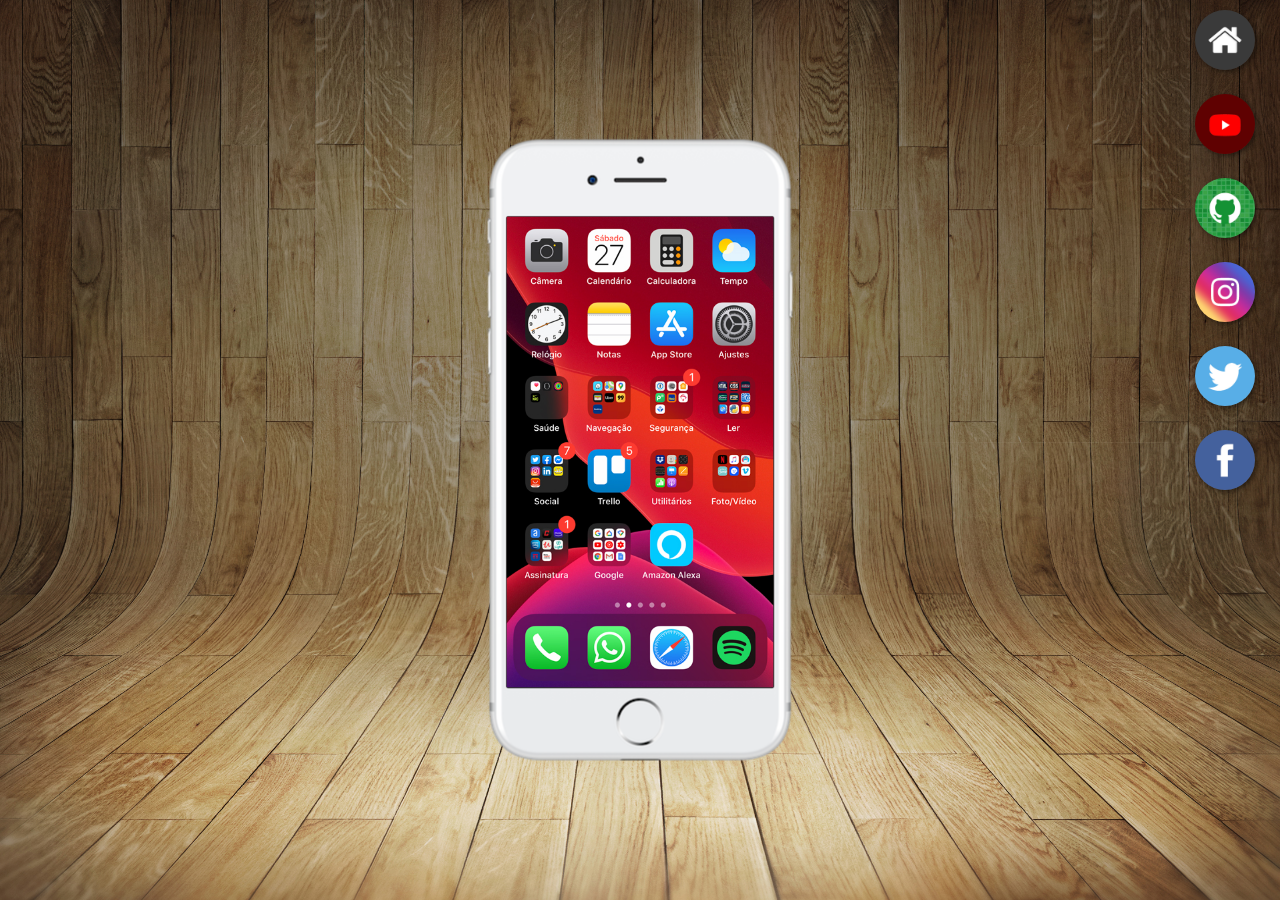
<file: index.html>
<!DOCTYPE html>
<html lang="pt-br">
<head>
    <meta charset="UTF-8">
    <meta name="viewport" content="width=device-width, initial-scale=1.0">
    <link rel="shortcut icon" href="favicon.ico" type="image/x-icon">
    <title>Projeto Redes Sociais</title>
    <link rel="stylesheet" href="estilos/style.css">
</head>
<body>
    <main>
        <section id="telefone">
            <iframe src="home.html" name="tela" id="tela" frameborder="0">
                Seu navegador não é compatível com isso.
            </iframe>
        </section>
        <section id="redes-sociais">
            <a href="home.html" target="tela"><img src="imagens/logo-home.jpg" alt="Home"></a> <br>
            <a href="youtube.html" target="tela"><img src="imagens/logo-youtube.jpg" alt="logo-youtube"></a> <br>

            <a href="github.html" target="tela"><img src="imagens/logo-github.jpg" alt="GitHub"></a> <br>

            <a href="instagram.html" target="tela"><img src="imagens/logo-instagram.jpg" alt="Instagram"></a> <br>

            <a href="twitter.html" target="tela"><img src="imagens/logo-twitter.jpg" alt="Twitter"></a> <br>

            <a href="facebook.html" target="tela"><img src="imagens/logo-facebook.jpg" alt="Facebook"></a>
        </section>
    </main>
</body>
</html>
</file>
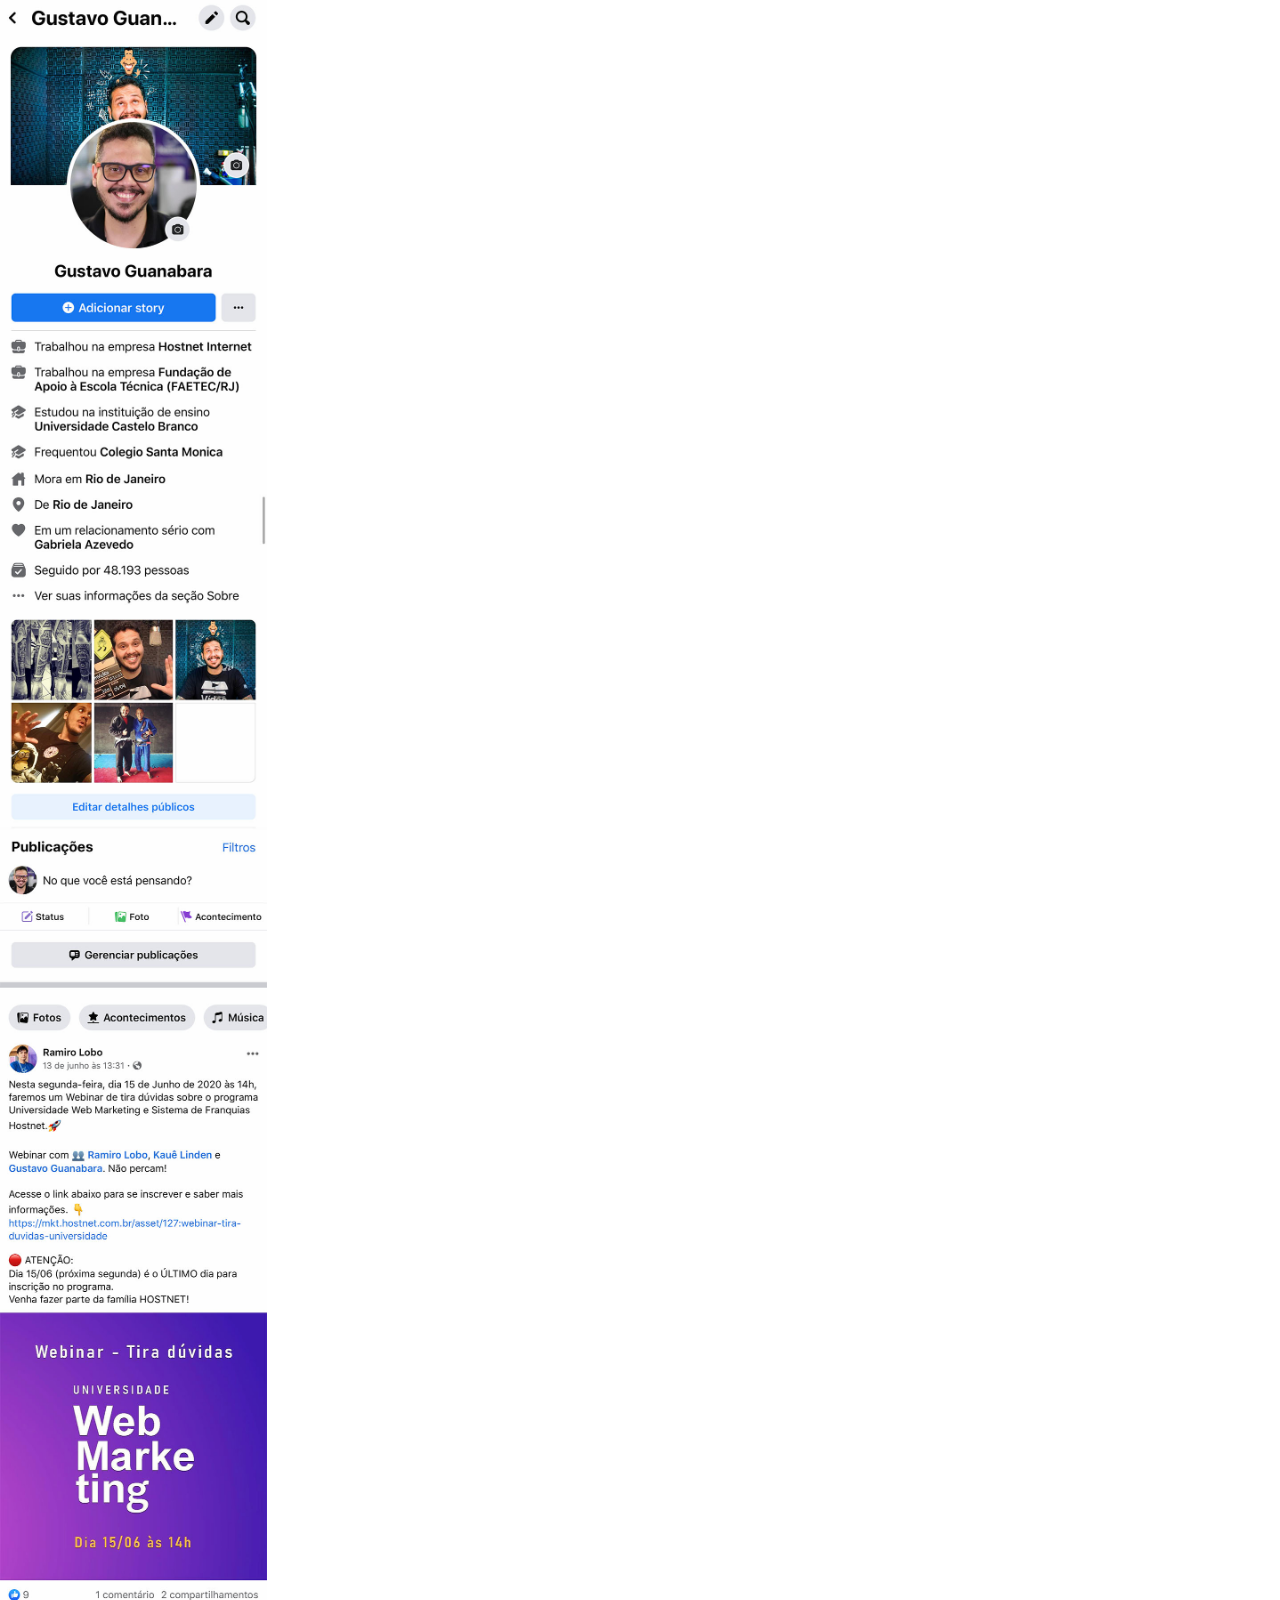
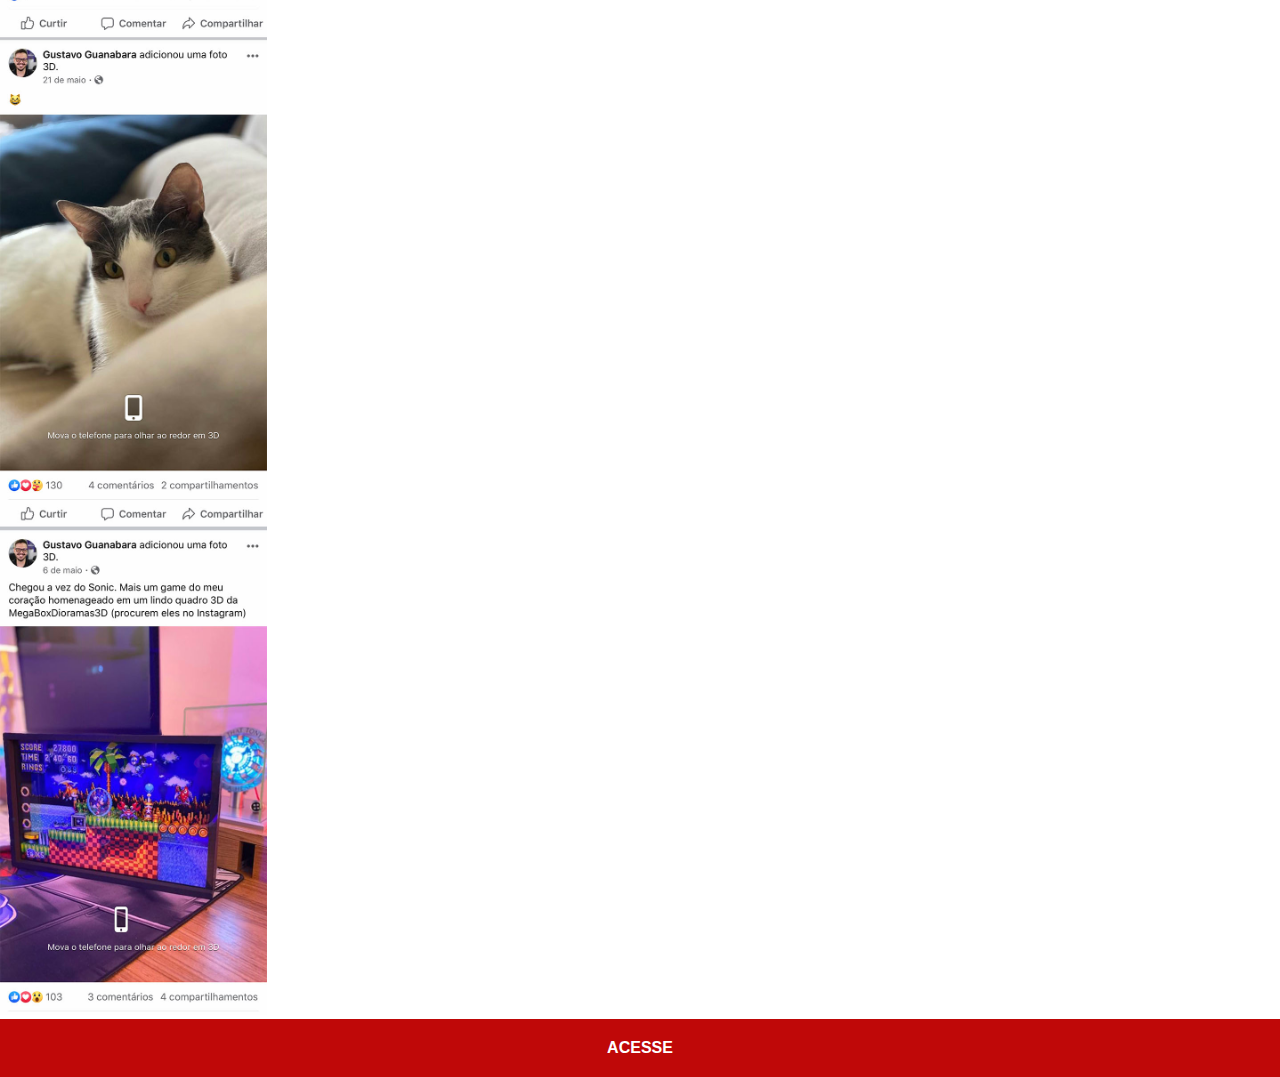
<file: facebook.html>
<!DOCTYPE html>
<html lang="pt-br">
<head>
    <meta charset="UTF-8">
    <meta name="viewport" content="width=device-width, initial-scale=1.0">
    <title>Facebook</title>
    <link rel="stylesheet" href="estilos/social.css">
</head>
<body>
    <img src="imagens/tela-facebook.jpg" alt="Facebook">

    <a href="" target="_blank">ACESSE</a>
</body>
</html>
</file>
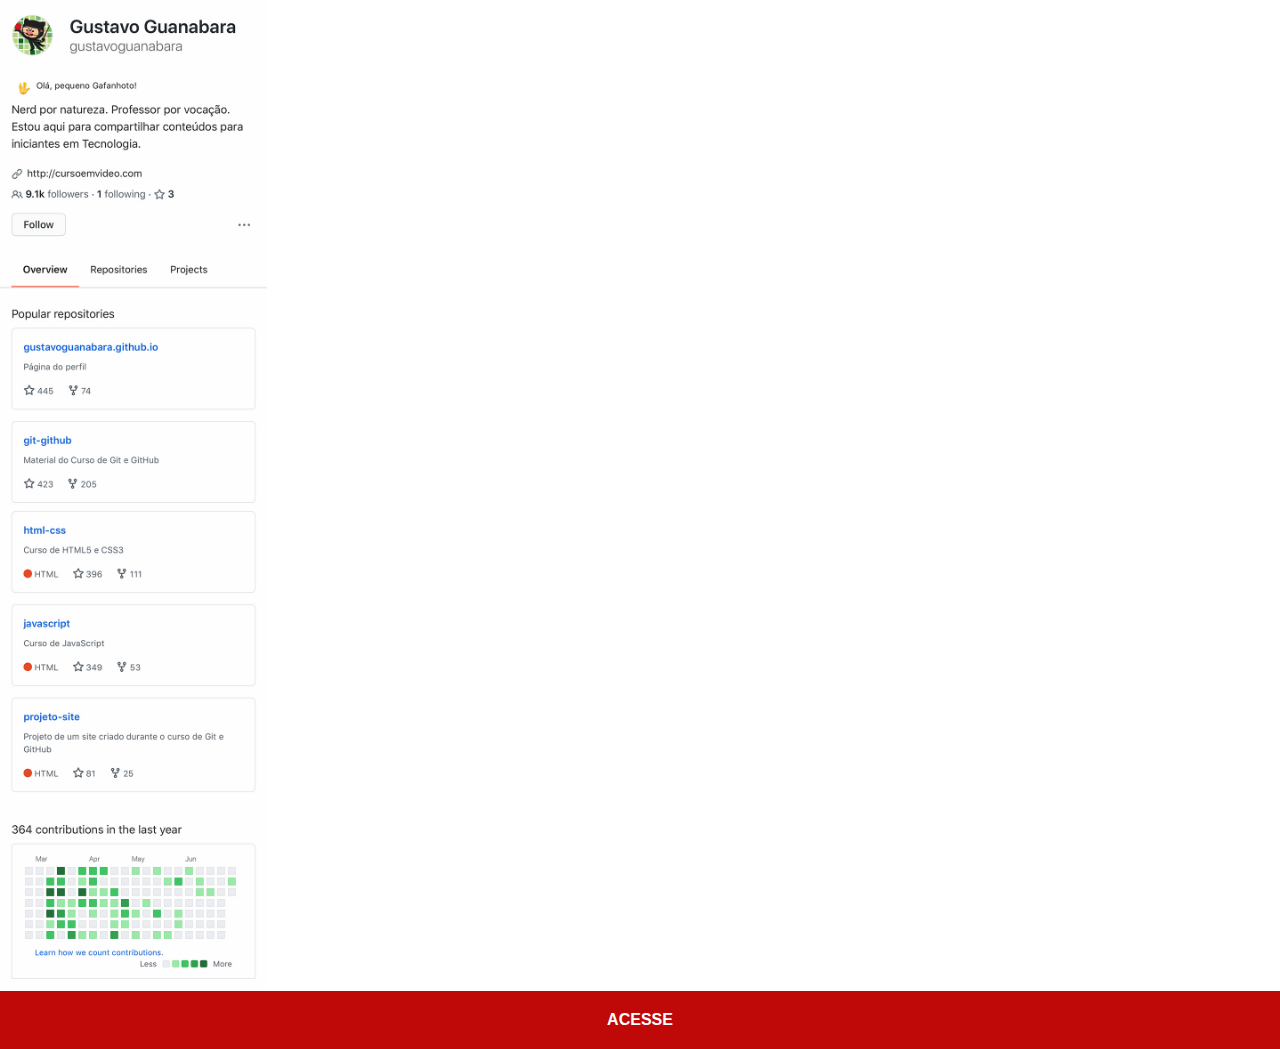
<file: github.html>
<!DOCTYPE html>
<html lang="pt-br">
<head>
    <meta charset="UTF-8">
    <meta name="viewport" content="width=device-width, initial-scale=1.0">
    <title>GitHub</title>
    <link rel="stylesheet" href="estilos/social.css">
</head>
<body>
    <img src="imagens/tela-github.jpg" alt="GitHub">
    <a href="https://github.com/gustavoguanabara" target="_blank">ACESSE</a>
</body>
</html>
</file>
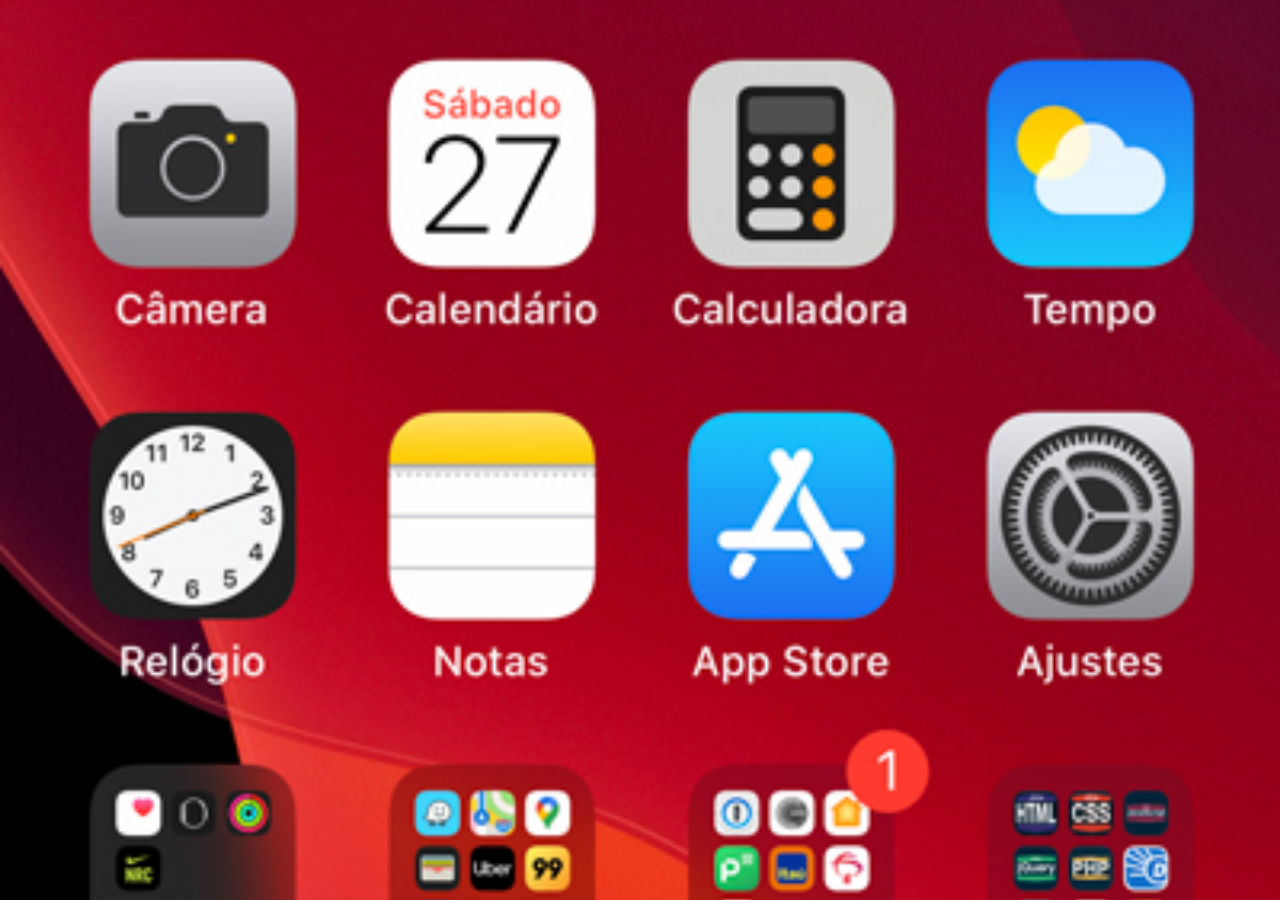
<file: home.html>
<!DOCTYPE html>
<html lang="pt-br">
<head>
    <meta charset="UTF-8">
    <meta name="viewport" content="width=device-width, initial-scale=1.0">
    <title>Home</title>
    <style>
        * {
            margin:0%;
            padding: 0%;
        }

        body {
            width: 100vw;
            height: 100vh;
            background: black url('imagens/tela-home.jpg') no-repeat top center;
            background-size: cover;
        }
    </style>
</head>
<body>
    
</body>
</html>
</file>
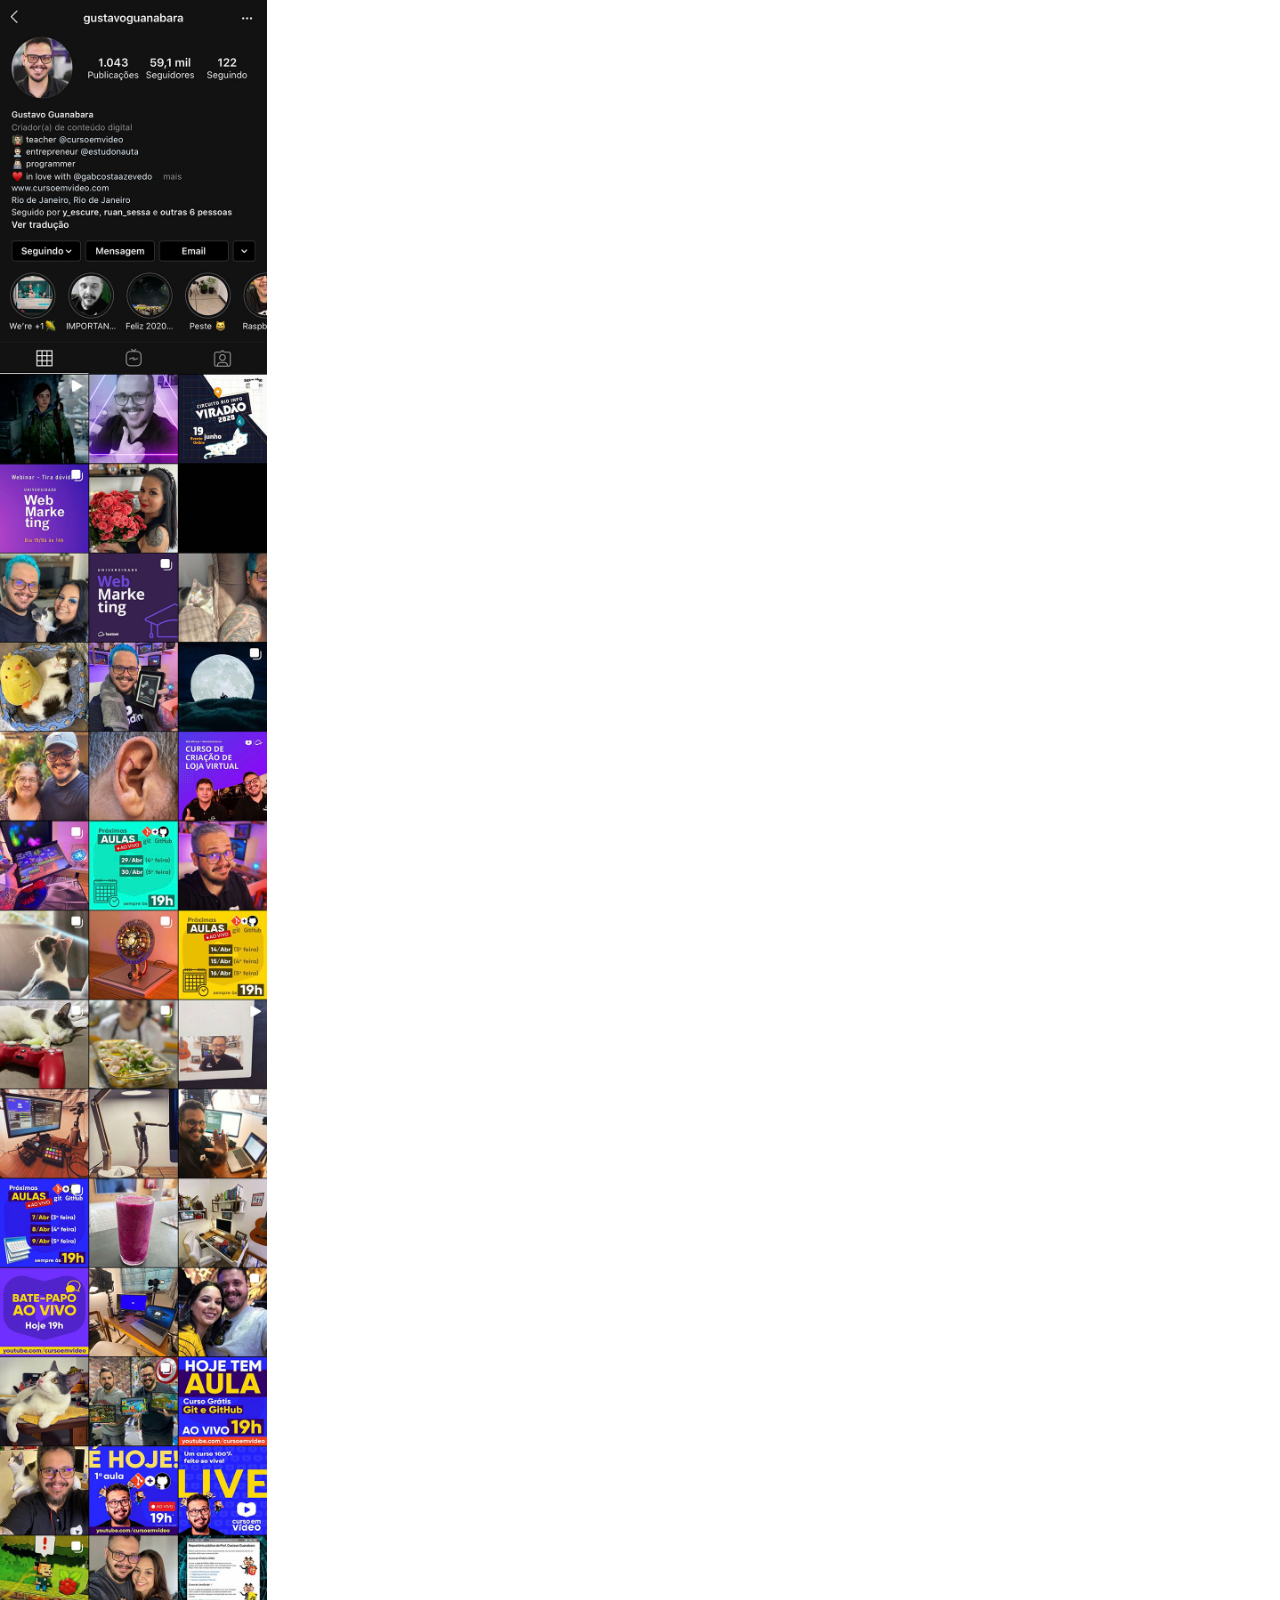
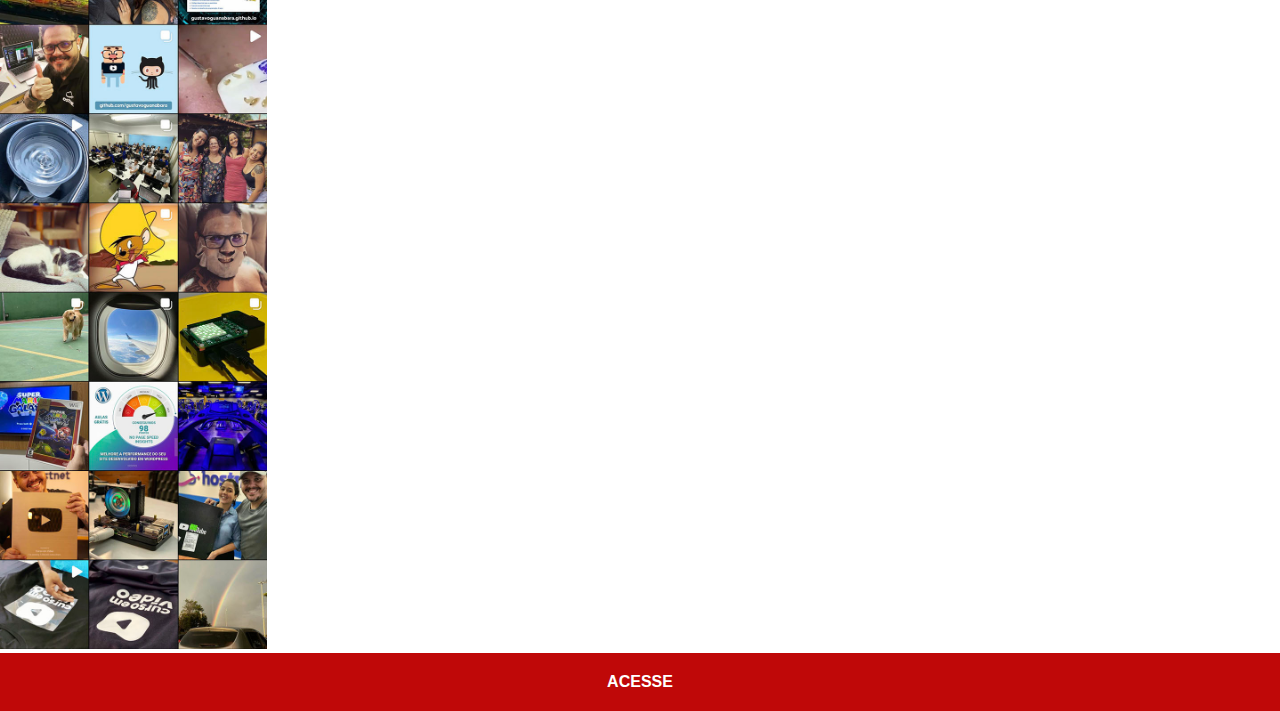
<file: instagram.html>
<!DOCTYPE html>
<html lang="pt-br">
<head>
    <meta charset="UTF-8">
    <meta name="viewport" content="width=device-width, initial-scale=1.0">
    <title>Instagram</title>
    <link rel="stylesheet" href="estilos/social.css">
</head>
<body>
    <img src="imagens/tela-instagram.jpg" alt="Instagram">

    <a href="https://www.instagram.com/gustavoguanabara?igsh=MTJ0ZXU2bmxnY3E3Yg==" target="_blank">ACESSE</a>
</body>
</html>
</file>
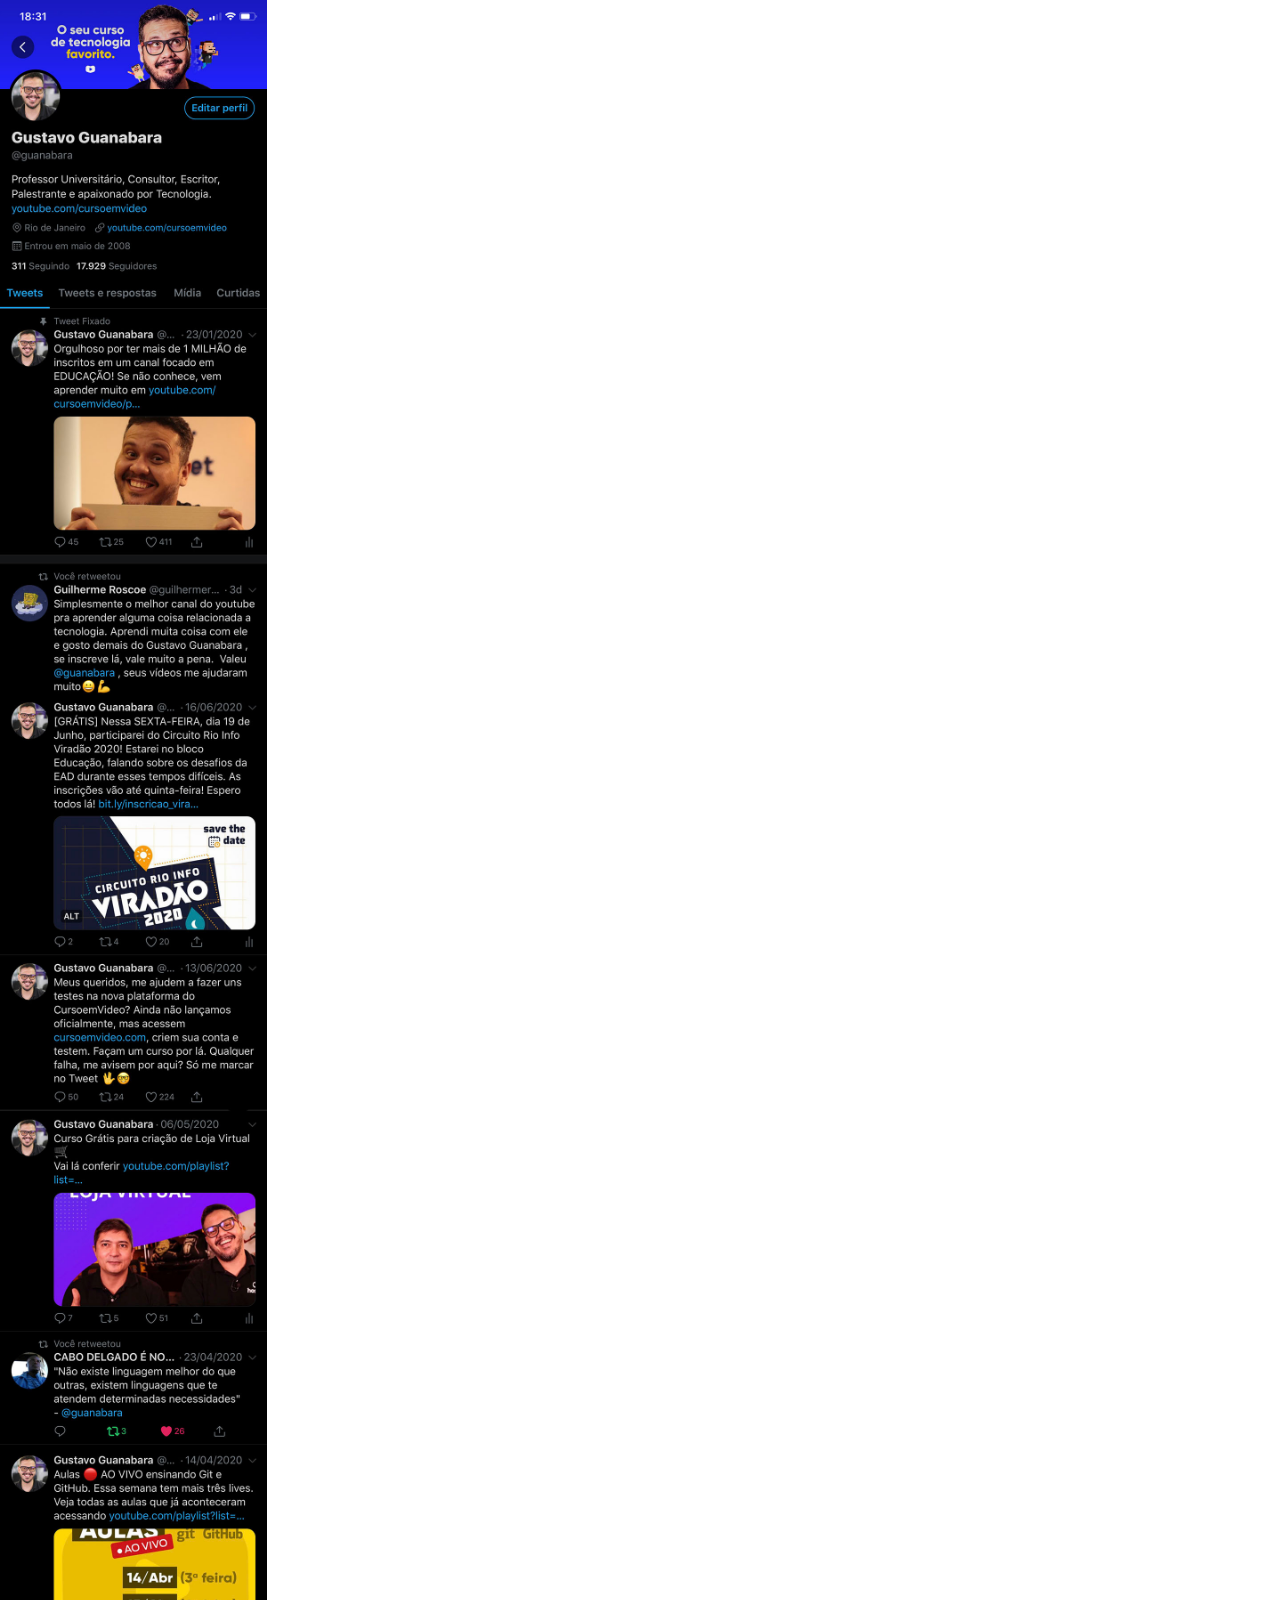
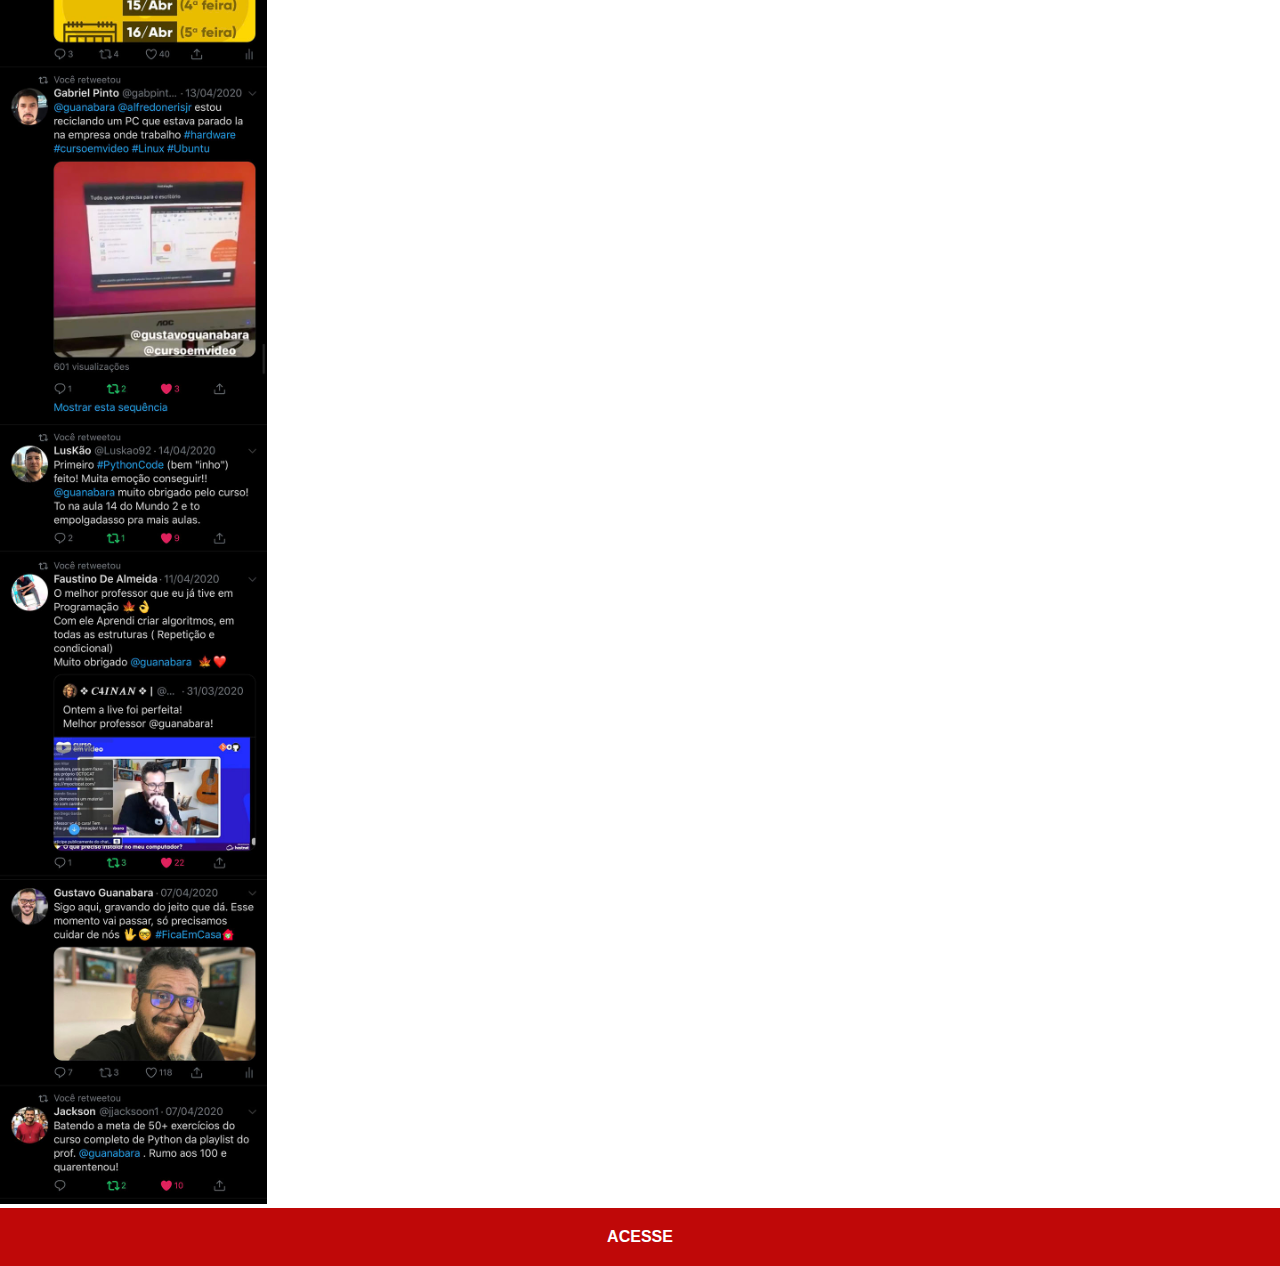
<file: twitter.html>
<!DOCTYPE html>
<html lang="pt-br">
<head>
    <meta charset="UTF-8">
    <meta name="viewport" content="width=device-width, initial-scale=1.0">
    <title>Twitter</title>
    <link rel="stylesheet" href="estilos/social.css">
</head>
<body>
    <img src="imagens/tela-twitter.jpg" alt="Twitter">

    <a href="https://x.com/guanabara?t=600wrPMI_NzwoBenNJXYxQ&s=09" target="_blank">ACESSE</a>
</body>
</html>
</file>
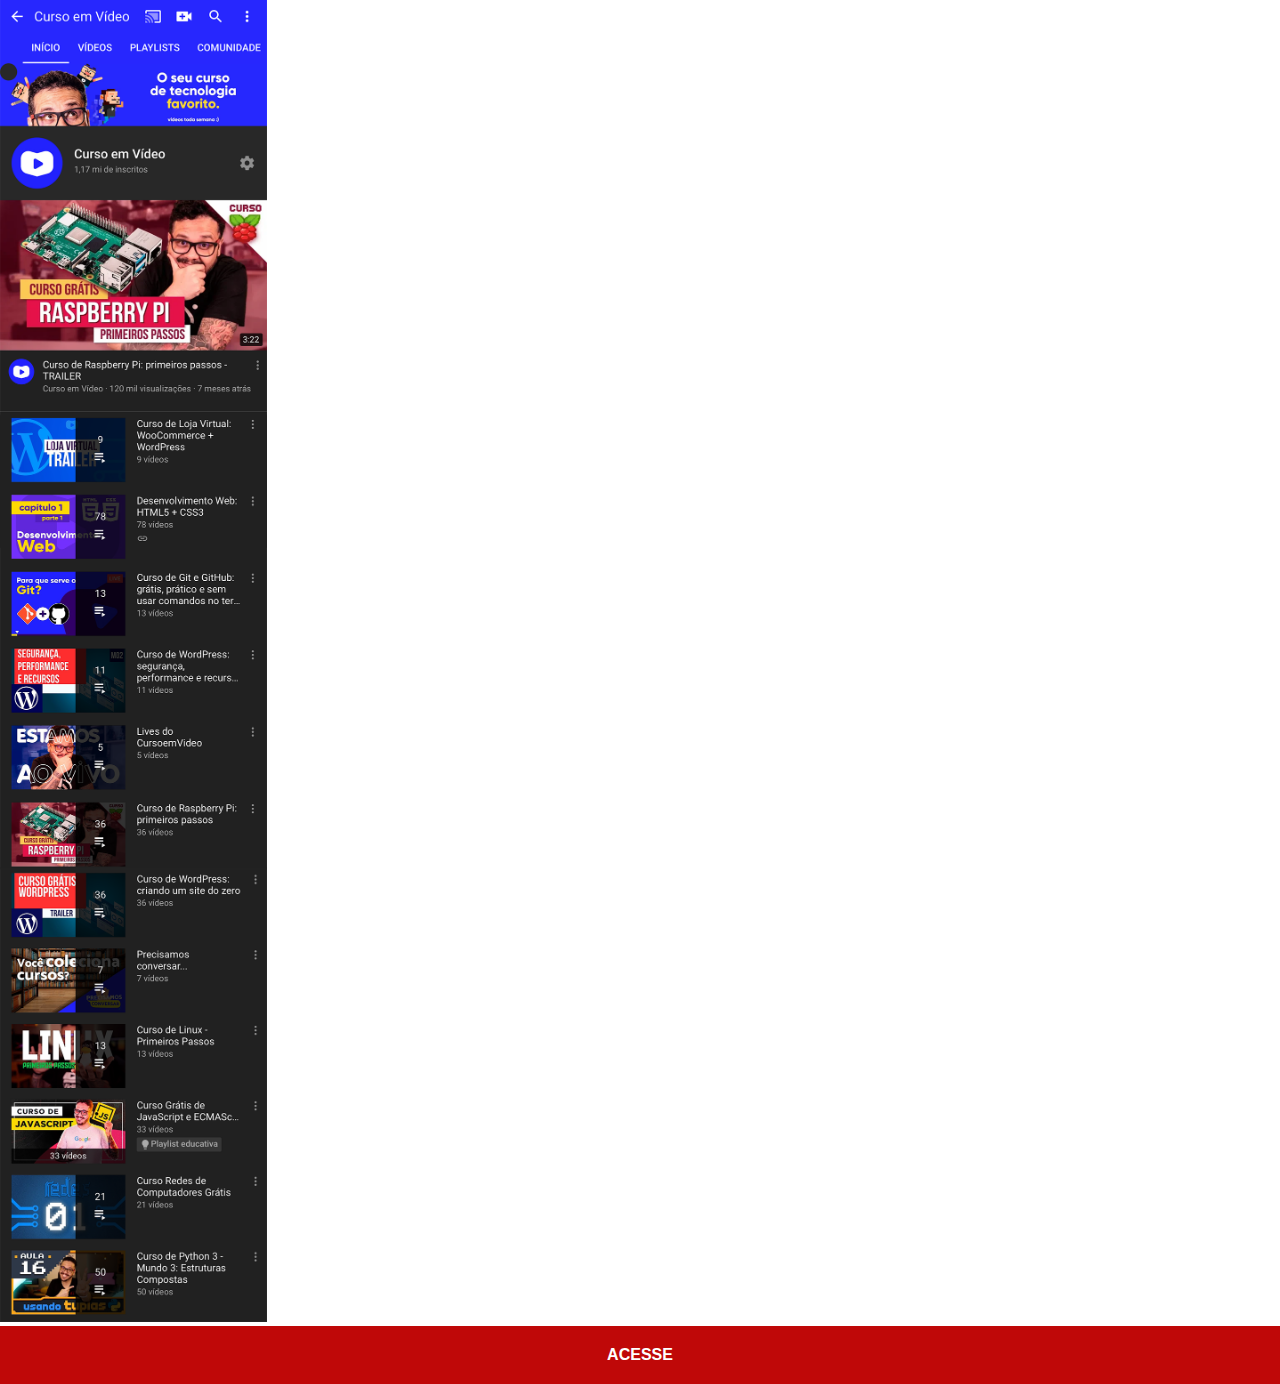
<file: youtube.html>
<!DOCTYPE html>
<html lang="pt-br">
<head>
    <meta charset="UTF-8">
    <meta name="viewport" content="width=device-width, initial-scale=1.0">
    <title>YouTube</title>
   <link rel="stylesheet" href="estilos/social.css">
</head>
<body>
    <img src="imagens/tela-youtube.png" alt="YouTube">
    <a href="https://www.youtube.com/c/CursoemV%C3%ADdeo/playlists" target="_blank">ACESSE</a>
</body>
</html>
</file>
<file: estilos/style.css>
@charset "UTF8";

* {
    margin: 0px;
    padding: 0px;
    font-family: Arial, Helvetica, sans-serif;
}
html, body {
    height: 100vh;
    width: 100vw;
    background-color: black;
}
body {
    background: url(../imagens/fundo-madeira.jpg) no-repeat top center;
    background-size: cover;
    background-attachment: fixed;
}
main {
    height: 100vh;
    position: relative;
}

section#telefone {
    position: absolute;
    top: 50%;
    left: 50%;
    transform: translate(-50%, -50%);

    height: 627px;
    width: 311px;
    background: url(../imagens/frame-iphone.png) no-repeat;
}
iframe#tela {
    position: relative;
    top: 80px;
    left: 22px;
    width:267px;
    height: 471px;
}
section#redes-sociais {
    text-align: right;
}
section#redes-sociais img {
    width:60px;
    margin: 10px;
    margin-right: 25px;
    border-radius: 50%;
    box-shadow: 2px 2px 5px rgba(0, 0, 0, 0.458);
    box-sizing: border-box;
}
section#redes-sociais img:hover {
    border: 2px solid rgba(255, 255, 255, 0.562);
    transform: translate(-5px, -5px);
    box-shadow: 5px 5px 10px rgba(0, 0, 0, 0.419);
    transition: transform .4s, border .5s;
}
</file>
<file: estilos/social.css>
@charset "UTF-8";
* {
    margin: 0px;
    padding: 0px;
    font-family: Arial, Helvetica, sans-serif;
}
::-webkit-scrollbar {
    width: 0px;
    height: 0px;
}
img {
    width: 267px;
}
a {
    display: block;
    background-color: rgb(191, 8, 8);
    color: white;
    padding: 20px;
    text-align: center;
    font-weight: bolder;
    text-decoration: none;
}
a:hover {
    background-color: red;
}
</file>
